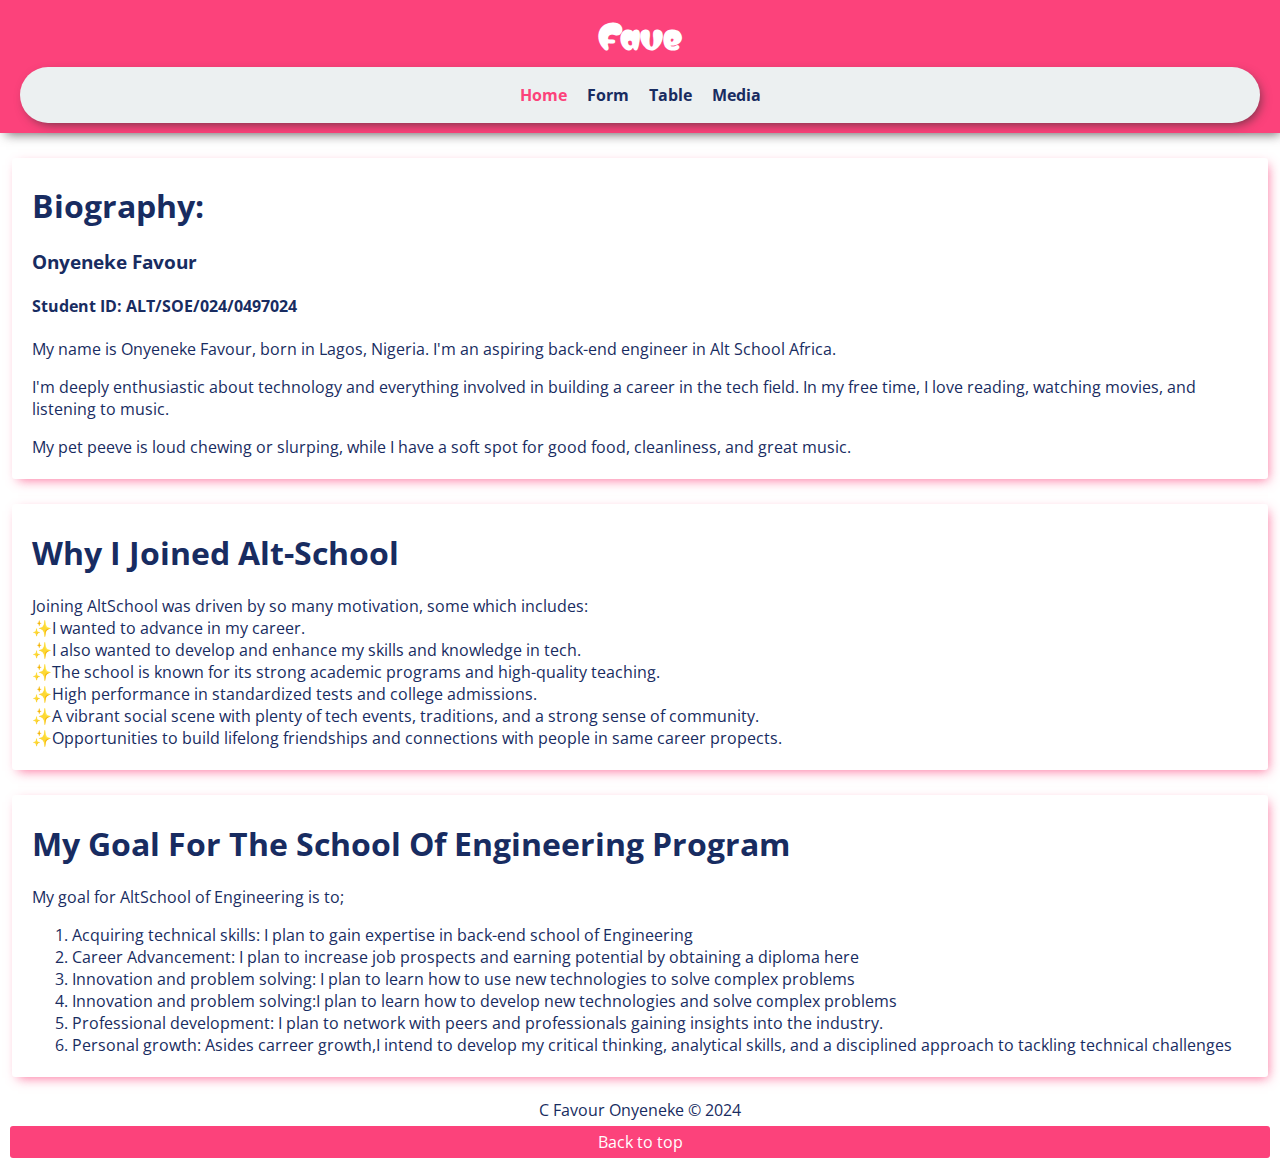
<file: index.html>
<!DOCTYPE html>
<html lang="en">

<head>
  <meta charset="UTF-8">
  <meta name="viewport" content="width=device-width, initial-scale=1.0">
  <link rel="stylesheet" href="css/index.css">
  
  
  <title>ONYENEKE FAVOUR</title>

</head>

<body>
 <main>
   <div class="wrapper">
        <header>

          <div class="logo">
            <h1 id="top">Fave</h1>
          </div>
         
          <nav class="navigation">
            <ul class="links">
              <li><a class="active" href="index.html">Home</a></li>
              <li><a href="form.html">Form</a></li>
              <li><a href="table.html">Table</a></li>
              <li><a href="media.html">Media</a></li>
            </ul>
          </nav>
        </header>

        <section>
          <div class="content">
            <h1>Biography:</h1>
                
                <h3>Onyeneke Favour</h3>
                <h4>Student ID: ALT/SOE/024/0497024</h4>
                <p id="content">My name is Onyeneke Favour, born in Lagos, Nigeria. I'm an aspiring back-end engineer in Alt
                  School Africa.</p>
                  <p>
                  I'm deeply enthusiastic about technology and everything involved in building a career in the tech field. In my free time,
                  I love reading, watching movies, and listening to music.</p>
                  <p>My pet peeve is loud chewing or slurping, while I have a soft spot for good food, cleanliness, and great music.
                  <p>
                <section>
            </div>
    
         <div class="content">
            <h1>Why I Joined Alt-School</h1>
            <p> Joining AltSchool was driven by so many motivation, some which includes:<br>
              ✨I wanted to advance in my career.<br>
              ✨I also wanted to develop and enhance my skills and knowledge in tech. <br> 
              ✨The school is known for its strong academic programs and high-quality teaching. <br>
              ✨High performance in standardized tests and college admissions. <br>
              ✨A vibrant social scene with plenty of tech events, traditions, and a strong sense of community. <br>
              ✨Opportunities to build lifelong friendships and connections with people in same career propects.
            </p>
         </div>
                <div class="content">
                    <h1>My Goal For The School Of Engineering Program</h1>
                    <P>My goal for AltSchool of Engineering is to;
                    <ol>
                      <li>Acquiring technical skills:
                        I plan to gain expertise in back-end school of Engineering
                      </li>
                      <li>Career Advancement:
                        I plan to increase job prospects and earning potential by obtaining a diploma here
                      </li>
                      <li>Innovation and problem solving:
                        I plan to learn how to use new technologies to solve complex problems
                      </li>
                      <li>Innovation and problem solving:I plan to learn how to develop new technologies and 
                        solve complex problems
                      </li>
                      <li>Professional development:
                        I plan to network with peers and professionals gaining insights into the industry.
                      </li>
                      <li>Personal growth: Asides carreer growth,I intend to develop my critical thinking,
                        analytical skills, and a disciplined approach to tackling technical challenges
    
                      </li>
                    </ol>
                  </P>
                  </section>
              </div>
        </section>

      
    </div>
  </main>
  
  <footer>
    C Favour Onyeneke &copy; 2024
    <br>
    <a class="button" href="#top">Back to top</a>
  </footer>

</body>

</html>
</file>
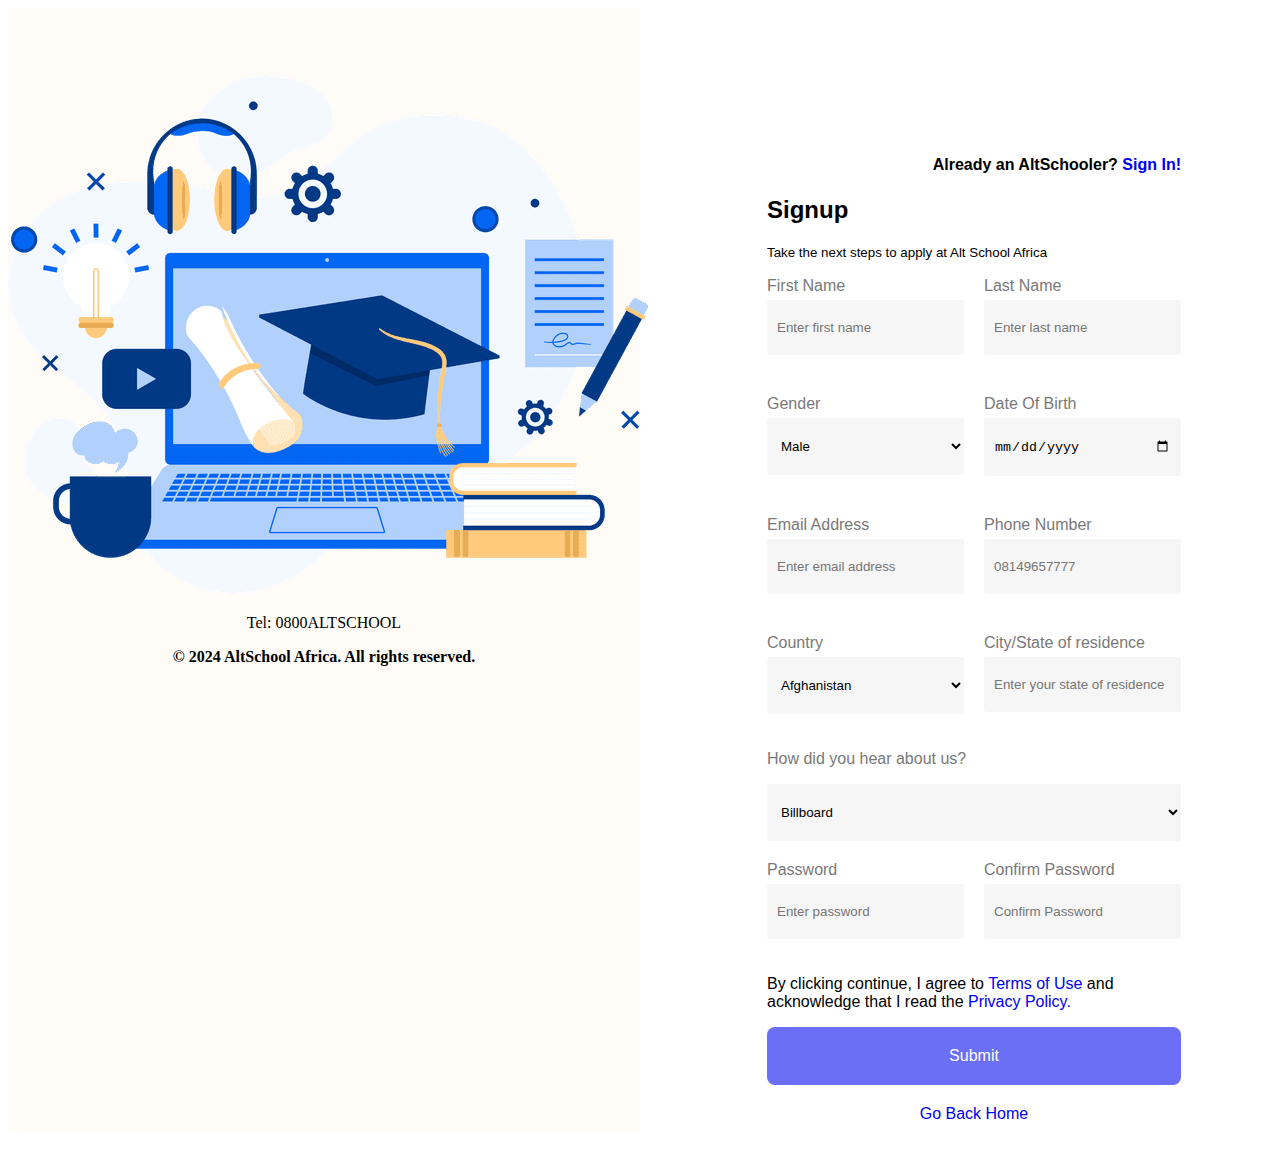
<file: form.html>
<!DOCTYPE html>
<html lang="en">
  <head>
    <meta charset="UTF-8" />
    <meta name="viewport" content="width=device-width, initial-scale=1.0" />
    <link rel="stylesheet" href="css/form.css" />
    <title>Alt School Africa</title>
  </head>

  <body>
    <div class="container">
      <div class="first-half">
        <img
          class="banner"
          src="image/https___res.cloudinary.com_talentql-inc_image_upload_v1703728439_student-portal_academic_zzg4hi.png"
          alt="AltSchool"
        />
        <h1>
          Learn highly sought <br />
          after skills without <br />
          hassle.
        </h1>
        <div>
          <nav>
            <a href="https://x.com/altschoolafrica" target="_blank"
              ><i class="fa-brands fa-twitter fa-xs" style="color: #000000"></i
            ></a>
            <a href="https://www.instagram.com/altschoolafrica/" target="_blank"
              ><i
                class="fa-brands fa-instagram fa-2xs"
                style="color: #000000"
              ></i
            ></a>
            <a
              href="https://web.facebook.com/AltSchoolAfrica?_rdc=1&_rdr"
              target="_blank"
              ><i
                class="fa-brands fa-facebook fa-2xs"
                style="color: #000000"
              ></i
            ></a>
            <a
              href="https://www.linkedin.com/school/altschoolafrica"
              target="_blank"
              ><i
                class="fa-brands fa-linkedin fa-2xs"
                style="color: #000000"
              ></i
            ></a>
          </nav>
          <div class="details">
            <p>Tel: 0800ALTSCHOOL</p>
            <p>
              <b
                ><strong
                  >&copy 2024 AltSchool Africa. All rights reserved.</strong
                ></b
              >
            </p>
          </div>
        </div>
      </div>

      <form>
        <div class="second-half">
          <h1>
            Alt___
            <br />
            School
          </h1>
          <h4 class="sign-in">
            Already an AltSchooler?<a
              href="https://portal.altschoolafrica.com/auth/login"
              > Sign In!</a
            >
          </h4>
          <h2><strong>Signup</strong></h2>
          <p>
            <small>Take the next steps to apply at Alt School Africa</small>
          </p>

          <div class="form-container">
            <div class="form-group">
              <label for="first name">First Name</label>
              <input type="text" placeholder="Enter first name" />
            </div>
  
            <div class="form-group">
              <label for="last name"> Last Name </label>
              <input type="text" placeholder="Enter last name" />
            </div>
  
            <div class="form-group">
              <label for="gender">Gender</label>
              <select name="Gender" id="select gender">
                <option value="male">Male</option>
                <option value="female">Female</option>
              </select>
            </div>
  
            <div class="form-group">
              <label for="Date of Birth">Date Of Birth</label>
              <input type="date" placeholder="" />
            </div>
  
            <div class="form-group">
              <label for="Email Address">Email Address</label>
              <input type="text" placeholder="Enter email address" />
            </div>
  
            <div class="form-group">
              <label for="Phone Number"> Phone Number</label>
              <input type="number" placeholder="08149657777" />
            </div>
  
            <div class="form-group">
              <label for="Country"> Country</label>
              <select name="countries" id="">
                <option value="Afghanistan">Afghanistan</option>
                <option value="Algeria">Algeria</option>
                <option value="South Africa">South Africa</option>
                <option value="Nigeria">Nigeria</option>
              </select>
            </div>
  
            <div class="form-group">
              <label for="City/State of residence">City/State of residence</label>
              <input type="text" placeholder="Enter your state of residence" />
            </div>
          </div>

          <div>
  
            <div class="form-group">
            <p>How did you hear about us?</p>
            <select name="select channel" id="">
              <option value="billboard">Billboard</option>
              <option value="twitter">Twitter</option>
              <option value="Instagram">Instagram</option>
              <option value="Facebook">Facebook</option>
              <option value="Whatsaap">Whatsaap</option>
              <option value="Youtube">Youtube</option>
              <option value="Linkedin">Linkedin</option>
              <option value="Other">Other</option>
            </select>
            </div>

            <div class="passwords">
              <div class="form-group">
                <label for="password">Password</label>
                <input type="password" placeholder="Enter password" />
              </div>
    
              <div class="form-group">
                <label for="Confirm Password">Confirm Password</label>
                <input type="password" placeholder="Confirm Password" />
              </div>
            </div>
  
            
          </div>

          <p class="term">
            By clicking continue, I agree to
            <a href="https://altschoolafrica.com/terms-and-conditions"
              >Terms of Use</a
            >
            and acknowledge that I read the
            <a href="https://altschoolafrica.com/privacy-policy"
              >Privacy Policy.</a
            >
          </p>

          <button class="button">Submit</button>
          <a href="index.html" class="go-home">Go Back Home</a>
        </div>
      </form>
    </div>
  </body>
</html>
</file>
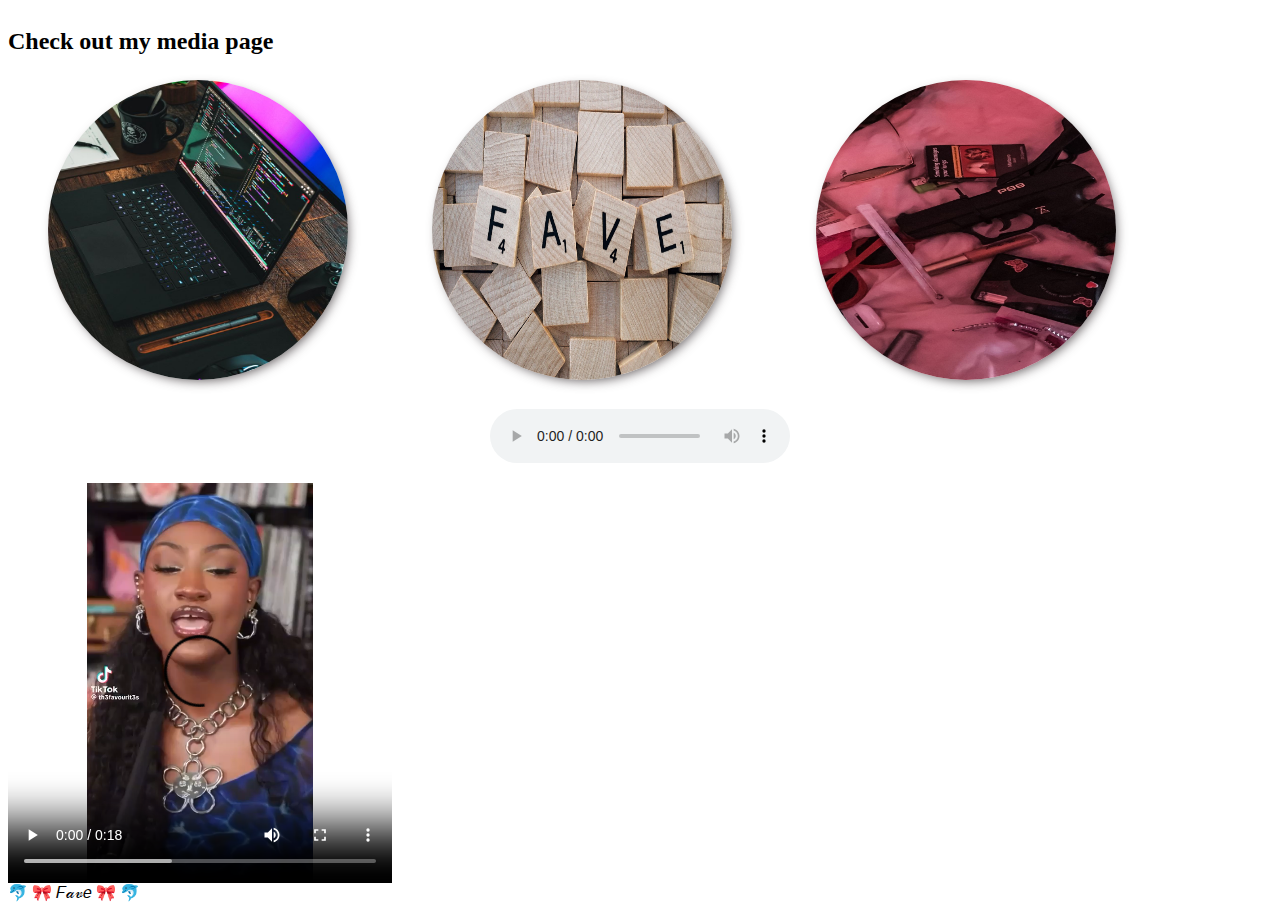
<file: media.html>
<html lang="en">
  <head>
    <meta charset="UTF-8" />
    <meta name="viewport" content="width=device-width, initial-scale=1.0" />
    <link rel="stylesheet" href="css/media.css" />
    <title>Document</title>
  </head>
  <body>
    <main>
      <div class="wrapper">
        <h2>Check out my media page</h2>
        
    <picture>
         <img class="round" src="image/Focusing on one task at a time___.jpg" alt=""> 
         <img class="round" src="image/wallpaperflare.com_wallpaper.jpg" alt=""> 
         <img class="round"  src="image/IMG_3048.JPG" alt="">
         <audio src="" controls></audio> 
          <video src="image/WPCS9019.MP4" controls=""> Watch now😂</video>
    </picture>
    
       <div class="fave">🐬  🎀  𝐹𝒶𝓋𝑒  🎀  🐬</div>
    
      </div>
    </main>
  </body>
</html>
</file>
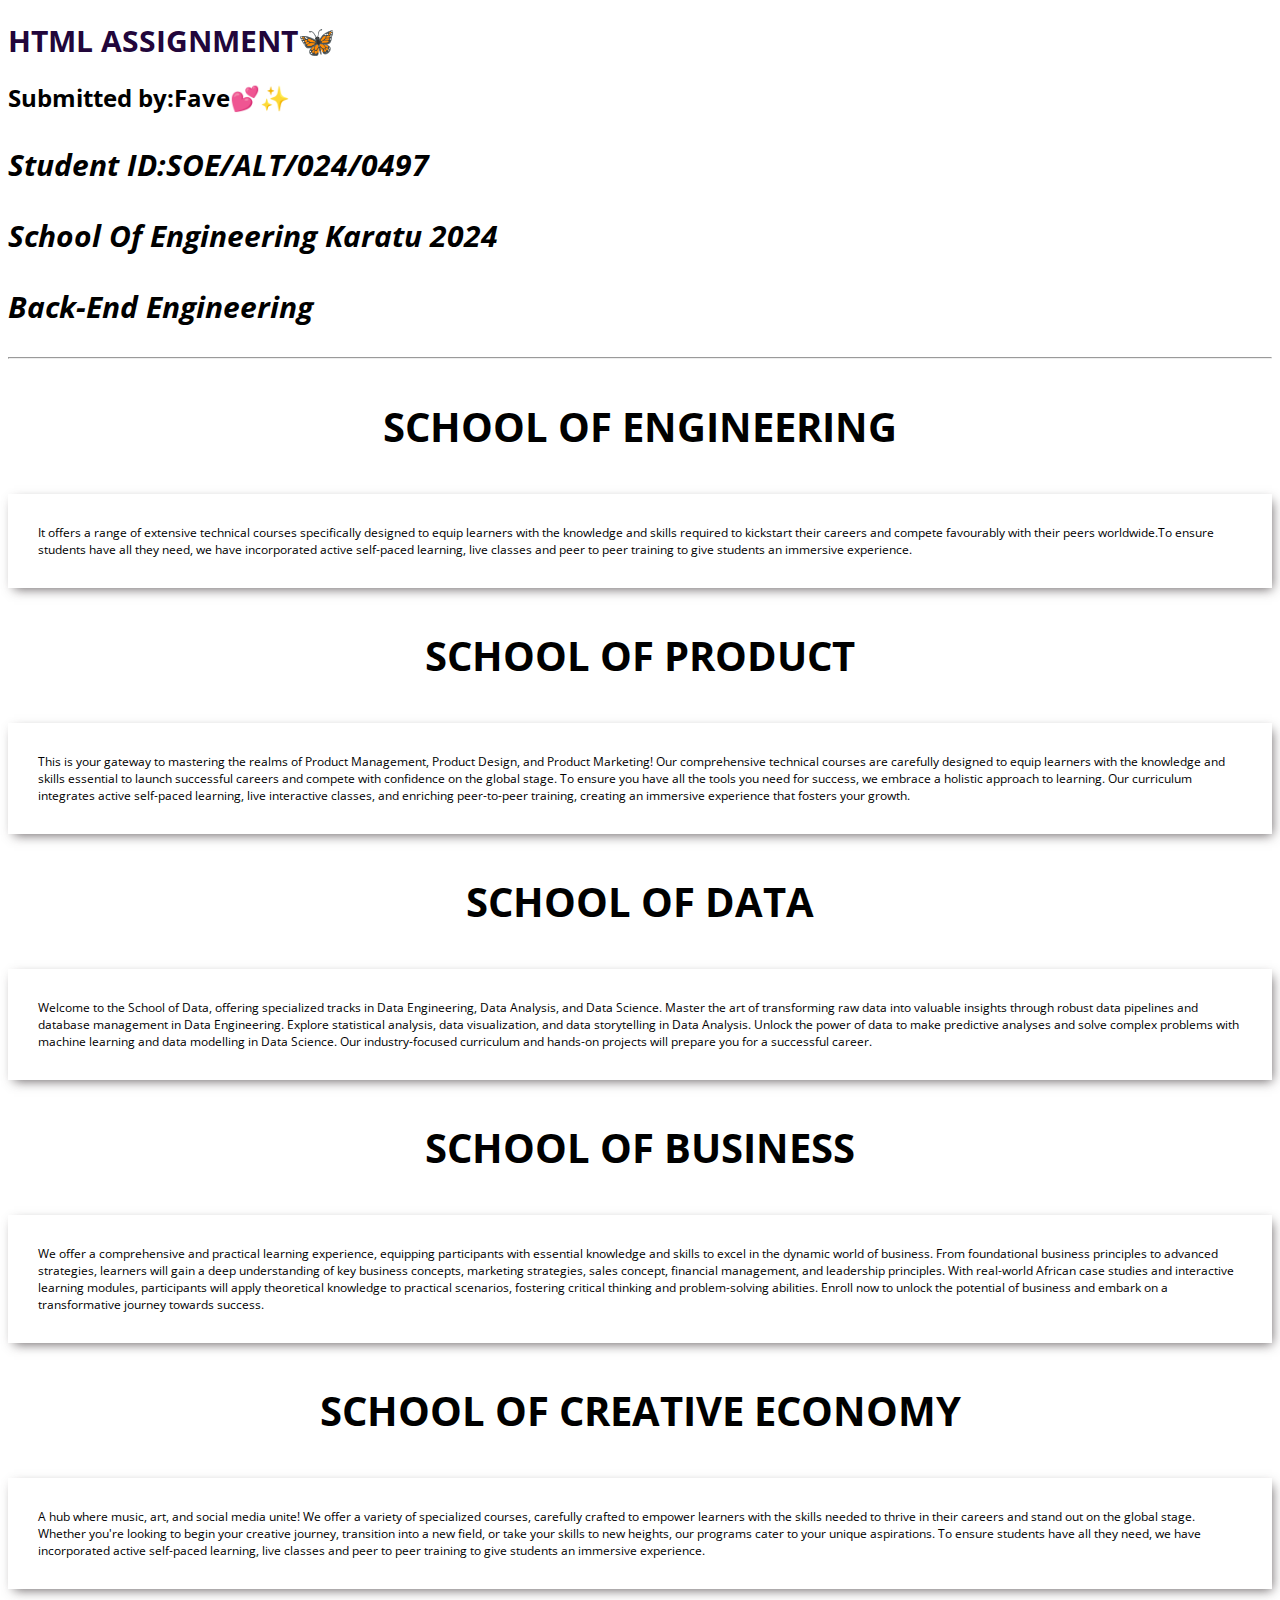
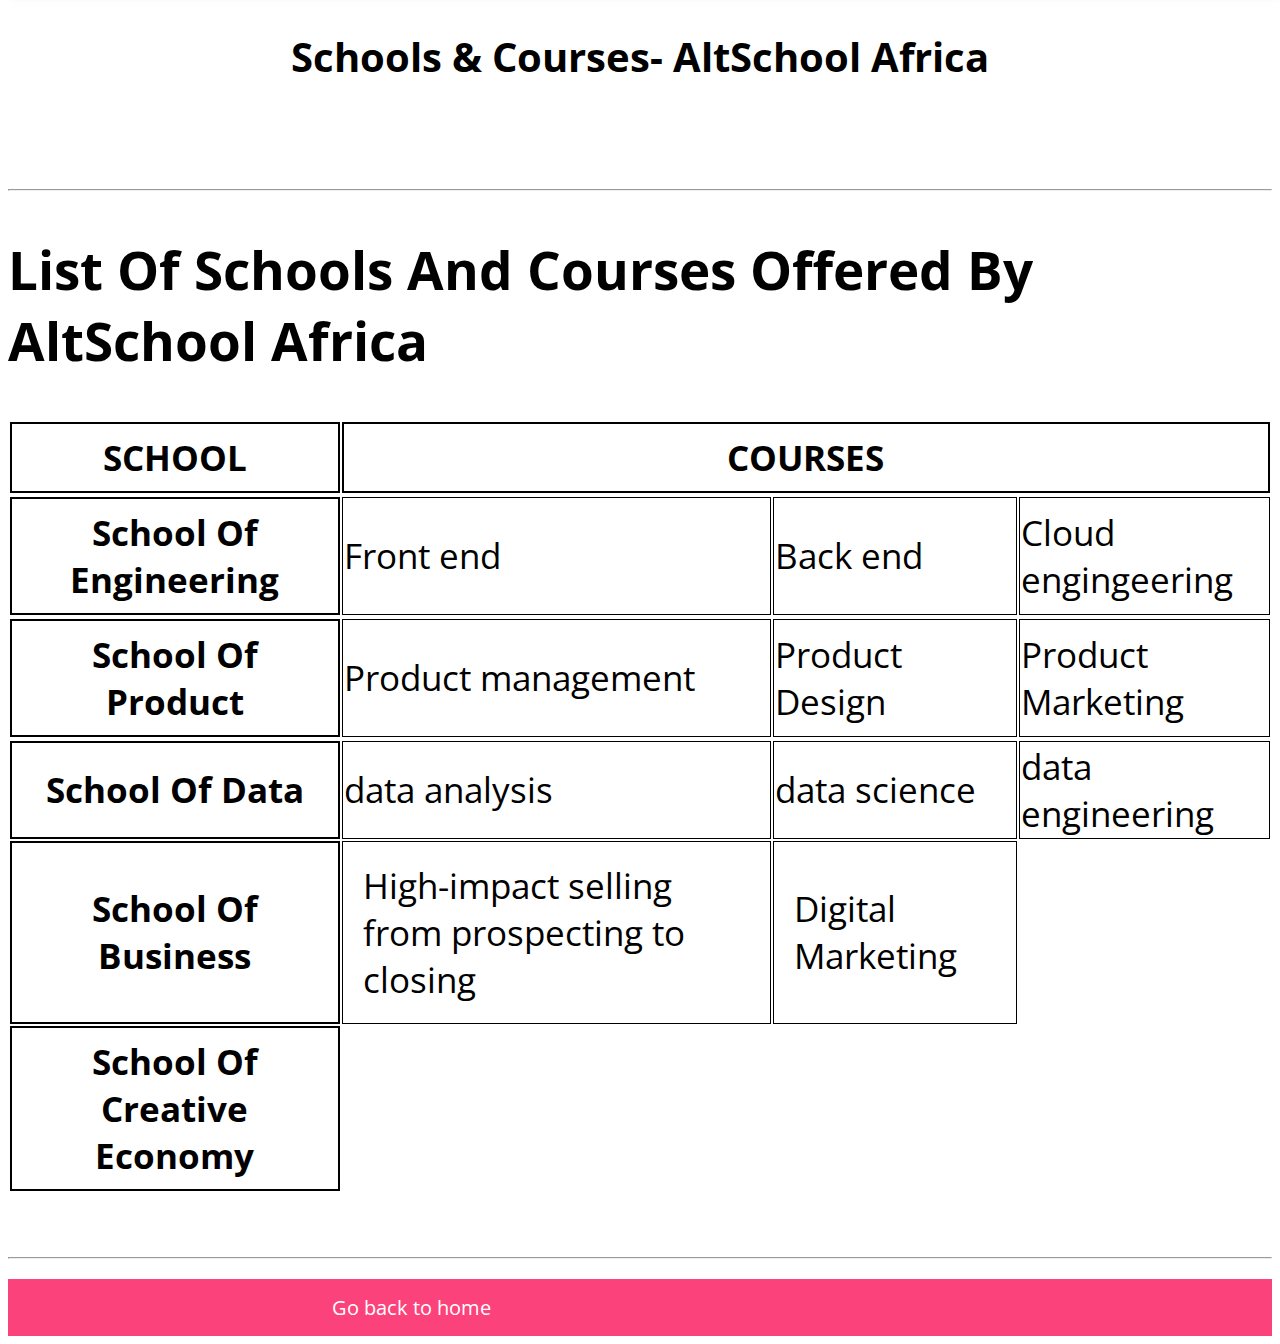
<file: table.html>
<!DOCTYPE html>
<html lang="en">

<head>
  <meta charset="UTF-8">
  <meta name="viewport" content="width=device-width, initial-scale=1.0">
  <link rel="stylesheet" href="css/table.css">
  <title>Table</title>

</head>

<body>
  <div class="header">
  <h1 class="head">HTML ASSIGNMENT🦋 </h1>

  <h2>Submitted by:Fave💕✨</h2>
  
  <i>
    <p><strong>Student ID:SOE/ALT/024/0497</strong></p>
    <p><strong>School Of Engineering Karatu 2024 </strong></p>
    <p><strong>Back-End Engineering</strong></p>
    <hr>
 
  </i>
</div>
 <h3>SCHOOL OF ENGINEERING</h3>
        <p  class="schools">It offers a range of extensive technical courses specifically designed to equip learners with the knowledge and skills required to kickstart 
          their careers and compete favourably with their peers worldwide.To ensure students have all they need,
           we have incorporated active self-paced learning, live classes and peer to peer training to give students an immersive experience.</p>

             <h3>SCHOOL OF PRODUCT</h3>
        <p class="schools">This is your gateway to mastering the realms of Product Management, Product Design, and Product Marketing!
           Our comprehensive technical courses are carefully designed to equip learners with the knowledge and skills essential to launch
            successful careers and compete with confidence on the global stage. To ensure you have all the tools you need for success,
             we embrace a holistic approach to learning. Our curriculum integrates active self-paced learning, live interactive classes, 
          and enriching peer-to-peer training, creating an immersive experience that fosters your growth.</p> 

              <h3>SCHOOL OF DATA</h3>
        <p class="schools">Welcome to the School of Data, offering specialized tracks in Data Engineering, Data Analysis, and Data Science. 
          Master the art of transforming raw data into valuable insights through robust data pipelines and database management in Data Engineering.
           Explore statistical analysis, data visualization, and data storytelling in Data Analysis. Unlock the power of data to make predictive 
           analyses and solve complex problems with machine learning and data modelling in Data Science.
           Our industry-focused curriculum and hands-on projects will prepare you for a successful career.</p>

           <h3>SCHOOL OF BUSINESS</h3>
          <p class="schools">We offer a comprehensive and practical learning experience, equipping participants with essential knowledge and skills 
            to excel in the dynamic world of business. From foundational business principles to advanced strategies, learners will gain 
            a deep understanding of key business concepts, marketing strategies, sales concept, financial management, and leadership principles.
             With real-world African case studies and interactive learning modules, participants will apply theoretical knowledge to practical scenarios,
              fostering critical thinking and problem-solving abilities.
             Enroll now to unlock the potential of business and embark on a transformative journey towards success.</p> 

              <h3>SCHOOL OF CREATIVE ECONOMY</h3>
          <p class="schools">A hub where music, art, and social media unite! We offer a variety of specialized courses, carefully crafted to empower learners with the skills needed
            to thrive in their careers and stand out on the global stage. ​​Whether you're looking to begin your creative journey, transition into a new field, or take 
            your skills to new heights, our programs cater to your unique aspirations. To ensure students have all they need, we have incorporated active self-paced learning,
            live classes and peer to peer training to give students an immersive experience.</p>
  <div class="table">
    <h3>Schools & Courses- AltSchool Africa</h3>
    <br>
    <hr>
    <h2 class="table-title">List Of Schools And Courses Offered By AltSchool Africa</h2>
    <table>
      <tr>
        <th>SCHOOL</th>
        <th colspan="3">COURSES</th>
      </tr>
      <tr>
       
      <tr class="SOE">
        <th class="headers">School Of Engineering</th>
        <td>Front end</td>
        <td>Back end</td>
        <td>Cloud engingeering</td>
      </tr>
      <tr>
      
      <tr class="SOP">
        <th  class="headers">School Of Product</th>
        <td>Product management</td>
        <td>Product Design</td>
        <td >Product Marketing</td>
      </tr>
      </tr>
      <tr>
  
        <tr class="SOD">
          <th  class="headers">School Of Data</th>
          <td>data analysis</td>
          <td>data science</td>
          <td >data engineering</td>
        </tr>
        </tr>
        
        <tr class="SOB">
        <th class="headers" >School Of Business</th>
        <td  class="impact">High-impact selling from prospecting to closing</td>
        <td class="impact">Digital Marketing</td>
      </tr>
      <tr class="SOC">
      
        <th class="headers" >School Of Creative Economy</th>
      </tr>

    </table>
    <br>
    <hr>
    <div class="go-home">
      <a href="index.html" >Go back to home</a>
    </div>
    
   
  </div>

</body>

</html>

</body>

</html>
</file>
<file: css/index.css>
@import url("https://fonts.googleapis.com/css2?family=Open+Sans:ital,wght@0,300..800;1,300..800&display=swap");
@import url("https://fonts.googleapis.com/css2?family=Matemasie&family=Open+Sans:ital,wght@0,300..800;1,300..800&family=Sevillana&display=swap");

body {
  font-family: "Open Sans", sans-serif;
  margin: 0px;
  color: #182C61;
}

header {
  background: #fc427b;
  padding: 10px 20px;
  box-shadow: 3px 4px 11px -3px rgba(54,45,48,0.75);
-webkit-box-shadow: 3px 4px 11px -3px rgba(54,45,48,0.75);
-moz-box-shadow: 3px 4px 11px -3px rgba(54,45,48,0.75);
}

.logo h1 {
  text-align: center;
  font-family: "Matemasie", sans-serif;
  color: #fff;
  margin: 0px;
}

nav a {
  text-decoration: none;
  font-weight: bold;
  color: #182C61;
  
}

nav {
  margin-top: 10px;
  border-radius: 50px;
  background: #ecf0f1;
  padding: 1px;
  box-shadow: 3px 4px 11px -3px rgba(54,45,48,0.75);
-webkit-box-shadow: 3px 4px 11px -3px rgba(54,45,48,0.75);
-moz-box-shadow: 3px 4px 11px -3px rgba(54,45,48,0.75);
  
}

.button {
  background: #fc427b;
  color: #ffffff;
  text-decoration: none;
  padding: 5px 10px;
  border-radius: 3px;
}

a.active {
  color: #fc427b;;
}

footer {
  text-align: center;
  padding: 10px;
  display: flex;
  flex-direction: column;
  gap: 5px;
}

ul {
  list-style-type: none;
  display: flex;
  justify-content: center;
  gap: 20px;
  padding: 0px;
}

.content {
  box-shadow: 3px 4px 11px -3px rgba(252,66,123,0.75);
-webkit-box-shadow: 3px 4px 11px -3px rgba(252,66,123,0.75);
-moz-box-shadow: 3px 4px 11px -3px rgba(252,66,123,0.75);
  padding: 5px 20px;
  margin: 12px;
  margin-top: 25px;
  border-radius: 3px;
}
</file>
<file: css/form.css>
body {
  position: relative;
}

.first-half {
  display: none;
}

.second-half {
  padding: 15px;
}
form {
  font-family: AlmarenaDisplayRegular, sans-serif;
}
a {
  text-decoration: none;
}

.form-group {
  color: #797979;
  margin-bottom: 20px;
  display: flex;
  flex-direction: column;
}

.form-group label {
  margin-bottom: 5px;
}

h1 {
  text-align: center;
}

input,
select {
  padding: 20px 10px;
  background-color: #f7f6f6;
  border: none;
  border-radius: 3px;
}
input:hover {
  border: 2px solid;
  transition: ease-in-out;
}

button {
  padding: 20px;
  margin: 0 auto;
  color: white;
  background-color: rgb(106, 111, 245);
  border-radius: 8px;
  border: none;
  display: block;
  width: 100%;
  font-size: 1em;
}
.terms {
  color: black;
  font-size: 1.2em;
}

.go-home {
  margin: 20px;
  display: block;
  text-align: center;
}


@media (min-width: 1000px) {
  .container {
    display: flex;
  }
  .first-half {
    display: block;
    background: #fffcf8;
    padding-top: 67px;
    width: 50%;
  }
  .form-container {
    display: grid;
    grid-template-columns: 1fr 1fr;
    gap: 20px;
  }
  .hear-about {
    display: block;
    width: 100%;
  }
  .passwords {
    display: grid;
    grid-template-columns: 1fr 1fr;
    gap: 20px;
  }

  h1 {
    display: none;
  }
  .sign-in {
    text-align: right;
  }
  section {
    background-color: white;
    margin: auto;
  }

  footer {
    margin-bottom: 5rem;
    display: flex;
    align-items: center;
    flex-direction: column;
  }
  .details p {
    color: black;
  }

  form {
    padding: 7rem;
    width: 55%;
    height: 100vh;
  }
  .sign-up {
    width: 55%;
    height: 100vh;
  }
  .details {
    text-align: center;
  }
}
</file>
<file: css/media.css>
* {
  box-sizing: border-box;
  overflow-x: hidden;
}
body {background-color:white;
}
h1 {
  text-align: center;
}
.intro {
  font-size: 20px;
  font-weight: 400;
}
img {
  width: 300;
  height: 300;
}

video {
  height: 25rem;
  width: 24rem;
  display: block;
}
audio {
  display: block;
  margin: 20px auto;
}
.round {
  border-radius: 50%;
  margin: 5px 40px;
  box-shadow: 3px 4px 11px -3px rgba(54,45,48,0.75);
-webkit-box-shadow: 3px 4px 11px -3px rgba(54,45,48,0.75);
-moz-box-shadow: 3px 4px 11px -3px rgba(54,45,48,0.75);
}
.fave {
  display: block;
}
</file>
<file: css/table.css>
@import url("https://fonts.googleapis.com/css2?family=Matemasie&family=Open+Sans:ital,wght@0,300..800;1,300..800&family=Sevillana&display=swap");
body {
  font-family: "Open Sans", sans-serif;
  overflow-x: hidden;
}
i {
  font-size: 30px;
}
.schools {
  font-size: 20px;
  padding: 30px;
  box-shadow: 3px 4px 11px -3px rgba(54, 45, 48, 0.75);
  -webkit-box-shadow: 3px 4px 11px -3px rgba(54, 45, 48, 0.75);
  -moz-box-shadow: 3px 4px 11px -3px rgba(54, 45, 48, 0.75);
}
.head {
  font-size: 30px;
}

.table {
  font-size: 15px;
}

h1 {
  color: rgb(34, 6, 59);
}
h3 {
  text-align: center;
  font-size: 30px;
}
th {
  border: 2px solid;
}
td {
  border: 1px solid;
}
.go-home {
  background: #fc427b;
  padding: 10px;
  font-size: 20px;
}
a {
  text-decoration: none;
  color: white;
  margin-left: 25%;
}

@media (min-width: 431px) {
  body {
    font-family: "Open Sans", sans-serif;
  }
  i {
    font-size: 30px;
  }
  .head {
    font-size: 30px;
  }

  .table {
    font-size: 35px;
  }

  h1 {
    color: rgb(34, 6, 59);
  }
  h3 {
    text-align: center;
    font-size: 40px;
  }
  .schools {
    font-size: 12px;
    padding: 30px;
    box-shadow: 3px 4px 11px -3px rgba(54, 45, 48, 0.75);
    -webkit-box-shadow: 3px 4px 11px -3px rgba(54, 45, 48, 0.75);
    -moz-box-shadow: 3px 4px 11px -3px rgba(54, 45, 48, 0.75);
  }

  .impact {
    padding: 20px;
  }
  th {
    border: 2px solid;
    padding: 10px;
  }
  td {
    border: 1px solid;
  }

  .go-home {
    background: #fc427b;
    color: white;
    padding: 15px;
    margin-top: 20px;
  }
  a.go-home {
    text-decoration: none;
    width: 100%;
    font-size: 20px;
  }
}
</file>
